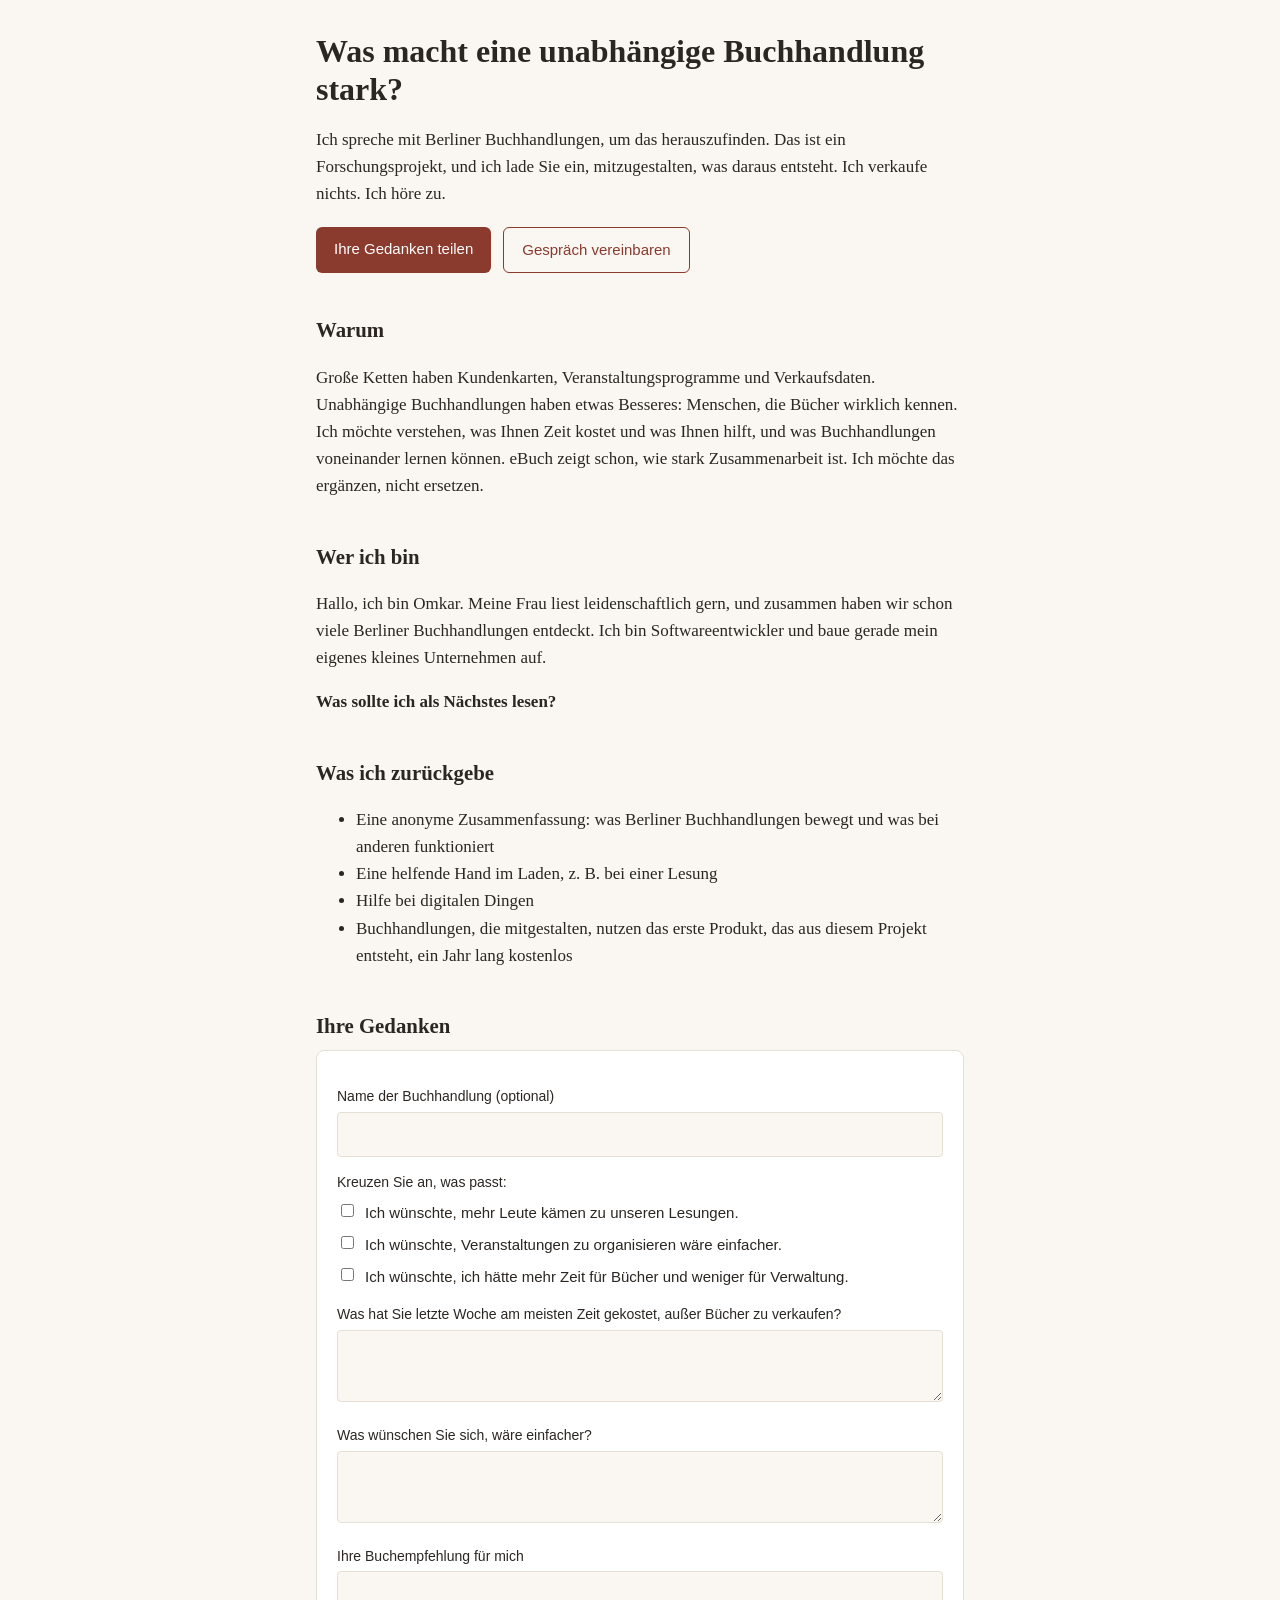
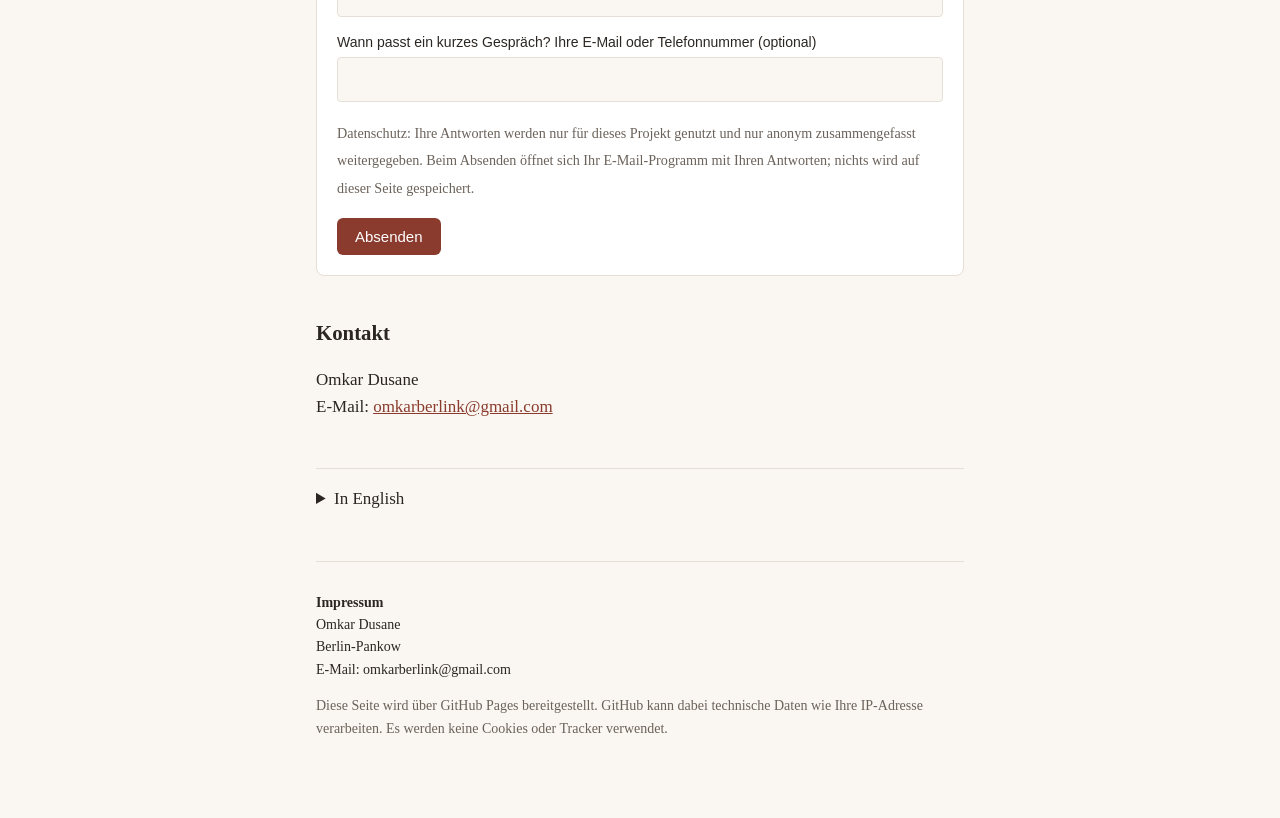
<file: buchhandlungen/index.html>
<!DOCTYPE html>
<html lang="de">
<head>
<meta charset="utf-8">
<meta name="viewport" content="width=device-width, initial-scale=1">
<title>Berliner Buchhandlungen: ein Forschungsprojekt</title>
<meta name="description" content="Was macht eine unabhängige Buchhandlung stark? Ein Forschungsprojekt mit Berliner Buchhandlungen.">
<style>
  :root {
    --bg: #faf7f2; --text: #2b2622; --muted: #6b625a; --accent: #8a3b2e;
    --card: #ffffff; --line: #e6dfd5;
  }
  @media (prefers-color-scheme: dark) {
    :root { --bg: #1d1a17; --text: #ece6de; --muted: #b3a99e; --accent: #e08a74; --card: #26221e; --line: #3a342e; }
  }
  * { box-sizing: border-box; }
  body { margin: 0; background: var(--bg); color: var(--text); font: 17px/1.6 Georgia, "Times New Roman", serif; }
  main { max-width: 680px; margin: 0 auto; padding: 32px 16px 64px; }
  h1 { font-size: 2rem; line-height: 1.2; margin: 0 0 12px; }
  h2 { font-size: 1.3rem; margin: 40px 0 8px; }
  p, li { color: var(--text); }
  .muted, small { color: var(--muted); }
  a { color: var(--accent); }
  .buttons { display: flex; flex-wrap: wrap; gap: 12px; margin: 20px 0; }
  .btn { display: inline-block; padding: 10px 18px; border-radius: 6px; background: var(--accent); color: #fff; text-decoration: none; font-family: Verdana, Geneva, sans-serif; font-size: 15px; border: 0; cursor: pointer; }
  .btn.secondary { background: transparent; color: var(--accent); border: 1px solid var(--accent); }
  form { background: var(--card); border: 1px solid var(--line); border-radius: 8px; padding: 20px; }
  label { display: block; margin: 14px 0 4px; font-family: Verdana, Geneva, sans-serif; font-size: 14px; }
  .check label { display: flex; gap: 8px; align-items: flex-start; font-size: 15px; margin: 8px 0; }
  input[type=text], textarea { width: 100%; padding: 8px; border: 1px solid var(--line); border-radius: 4px; background: var(--bg); color: var(--text); font: inherit; }
  textarea { min-height: 70px; }
  details { margin-top: 48px; border-top: 1px solid var(--line); padding-top: 16px; }
  footer { margin-top: 48px; border-top: 1px solid var(--line); padding-top: 16px; font-size: 14px; }
</style>
</head>
<body>
<main>

<h1>Was macht eine unabhängige Buchhandlung stark?</h1>
<p>Ich spreche mit Berliner Buchhandlungen, um das herauszufinden. Das ist ein Forschungsprojekt, und ich lade Sie ein, mitzugestalten, was daraus entsteht. Ich verkaufe nichts. Ich höre zu.</p>
<div class="buttons">
  <a class="btn" href="#gedanken">Ihre Gedanken teilen</a>
  <a class="btn secondary" id="call-link" href="#kontakt">Gespräch vereinbaren</a>
</div>

<h2>Warum</h2>
<p>Große Ketten haben Kundenkarten, Veranstaltungsprogramme und Verkaufsdaten. Unabhängige Buchhandlungen haben etwas Besseres: Menschen, die Bücher wirklich kennen. Ich möchte verstehen, was Ihnen Zeit kostet und was Ihnen hilft, und was Buchhandlungen voneinander lernen können. eBuch zeigt schon, wie stark Zusammenarbeit ist. Ich möchte das ergänzen, nicht ersetzen.</p>

<h2>Wer ich bin</h2>
<p>Hallo, ich bin Omkar. Meine Frau liest leidenschaftlich gern, und zusammen haben wir schon viele Berliner Buchhandlungen entdeckt. Ich bin Softwareentwickler und baue gerade mein eigenes kleines Unternehmen auf.</p>
<p><strong>Was sollte ich als Nächstes lesen?</strong></p>

<h2>Was ich zurückgebe</h2>
<ul>
  <li>Eine anonyme Zusammenfassung: was Berliner Buchhandlungen bewegt und was bei anderen funktioniert</li>
  <li>Eine helfende Hand im Laden, z. B. bei einer Lesung</li>
  <li>Hilfe bei digitalen Dingen</li>
  <li>Buchhandlungen, die mitgestalten, nutzen das erste Produkt, das aus diesem Projekt entsteht, ein Jahr lang kostenlos</li>
</ul>

<h2 id="gedanken">Ihre Gedanken</h2>
<form id="form">
  <label for="shop">Name der Buchhandlung (optional)</label>
  <input type="text" id="shop" name="Buchhandlung">

  <label>Kreuzen Sie an, was passt:</label>
  <div class="check">
    <label><input type="checkbox" name="pain" value="Ich wünschte, mehr Leute kämen zu unseren Lesungen."> Ich wünschte, mehr Leute kämen zu unseren Lesungen.</label>
    <label><input type="checkbox" name="pain" value="Ich wünschte, Veranstaltungen zu organisieren wäre einfacher."> Ich wünschte, Veranstaltungen zu organisieren wäre einfacher.</label>
    <label><input type="checkbox" name="pain" value="Ich wünschte, ich hätte mehr Zeit für Bücher und weniger für Verwaltung."> Ich wünschte, ich hätte mehr Zeit für Bücher und weniger für Verwaltung.</label>
  </div>

  <label for="q1">Was hat Sie letzte Woche am meisten Zeit gekostet, außer Bücher zu verkaufen?</label>
  <textarea id="q1" name="Zeitfresser"></textarea>

  <label for="q2">Was wünschen Sie sich, wäre einfacher?</label>
  <textarea id="q2" name="Wunsch"></textarea>

  <label for="book">Ihre Buchempfehlung für mich</label>
  <input type="text" id="book" name="Buchempfehlung">

  <label for="when">Wann passt ein kurzes Gespräch? Ihre E-Mail oder Telefonnummer (optional)</label>
  <input type="text" id="when" name="Gespräch">

  <p><small>Datenschutz: Ihre Antworten werden nur für dieses Projekt genutzt und nur anonym zusammengefasst weitergegeben. Beim Absenden öffnet sich Ihr E-Mail-Programm mit Ihren Antworten; nichts wird auf dieser Seite gespeichert.</small></p>
  <button class="btn" type="submit">Absenden</button>
</form>

<h2 id="kontakt">Kontakt</h2>
<p>Omkar Dusane<br>
E-Mail: <a id="email-link" href="#">[E-Mail]</a></p>

<details>
  <summary>In English</summary>
  <p>What makes an independent bookshop strong? I'm talking with Berlin bookshops to find out. This is a research project, and I'm inviting you to help shape what comes out of it. I'm not selling anything; I'm listening. In return: an anonymous summary of what moves Berlin bookshops, a helping hand in the shop, help with digital things, and shops that help shape it get the first product that comes out of this project free for a year. The form above works in English too.</p>
</details>

<footer>
  <p><strong>Impressum</strong><br>
  Omkar Dusane<br>
  Berlin-Pankow<br>
  E-Mail: <span id="email-text">[E-Mail]</span></p>
  <p class="muted">Diese Seite wird über GitHub Pages bereitgestellt. GitHub kann dabei technische Daten wie Ihre IP-Adresse verarbeiten. Es werden keine Cookies oder Tracker verwendet.</p>
</footer>

</main>
<script>
  // Set once; the mailto form and contact links use it.
  const CONTACT_EMAIL = "omkarberlink@gmail.com";

  if (CONTACT_EMAIL) {
    document.getElementById("email-link").href = "mailto:" + CONTACT_EMAIL;
    document.getElementById("email-link").textContent = CONTACT_EMAIL;
    document.getElementById("email-text").textContent = CONTACT_EMAIL;
    document.getElementById("call-link").href = "mailto:" + CONTACT_EMAIL + "?subject=" + encodeURIComponent("Gespräch: Berliner Buchhandlungen");
  }

  document.getElementById("form").addEventListener("submit", function (e) {
    e.preventDefault();
    const f = e.target;
    const pains = [...f.querySelectorAll("input[name=pain]:checked")].map(c => "- " + c.value);
    const lines = [
      "Buchhandlung: " + f.Buchhandlung.value,
      "",
      "Was passt:",
      ...(pains.length ? pains : ["- (nichts angekreuzt)"]),
      "",
      "Was kostet am meisten Zeit: " + f.Zeitfresser.value,
      "Was wäre einfacher: " + f.Wunsch.value,
      "Buchempfehlung: " + f.Buchempfehlung.value,
      "Gespräch: " + f["Gespräch"].value
    ];
    window.location.href = "mailto:" + CONTACT_EMAIL +
      "?subject=" + encodeURIComponent("Meine Gedanken: Berliner Buchhandlungen") +
      "&body=" + encodeURIComponent(lines.join("\n"));
  });
</script>
</body>
</html>
</file>
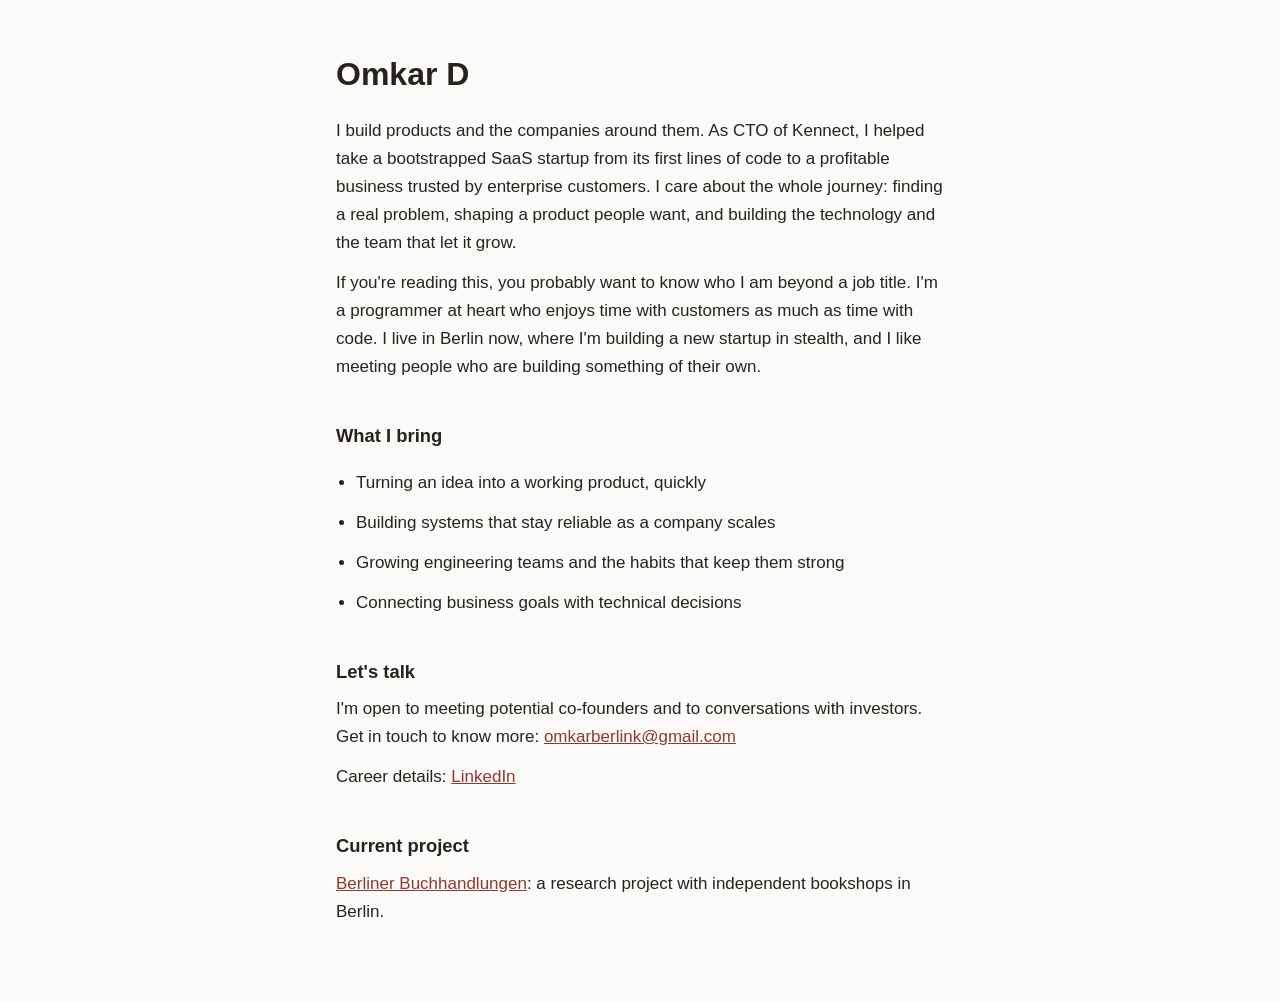
<file: docs/index.html>
<!DOCTYPE html>
<html lang="en">
<head>
<meta charset="utf-8">
<meta name="viewport" content="width=device-width, initial-scale=1">
<title>Omkar D</title>
<meta name="description" content="Omkar D: product builder, ex-CTO at Kennect, building a stealth startup in Berlin.">
<style>
  :root { --bg: #fbfaf8; --text: #26231f; --muted: #6b655e; --accent: #8a3b2e; --line: #e6e1da; }
  @media (prefers-color-scheme: dark) {
    :root { --bg: #1c1a18; --text: #ece7e1; --muted: #b0a89f; --accent: #e08a74; --line: #393430; }
  }
  * { box-sizing: border-box; }
  body { margin: 0; background: var(--bg); color: var(--text); font: 17px/1.65 Verdana, Geneva, Tahoma, sans-serif; }
  main { max-width: 640px; margin: 0 auto; padding: 48px 16px 64px; }
  h1 { font-size: 2rem; margin: 0 0 16px; }
  h2 { font-size: 1.15rem; margin: 40px 0 8px; }
  p, li { margin: 0 0 12px; }
  .muted { color: var(--muted); }
  a { color: var(--accent); }
  ul { padding-left: 20px; }
</style>
</head>
<body>
<main>

<h1>Omkar D</h1>
<p>I build products and the companies around them. As CTO of Kennect, I helped take a bootstrapped SaaS startup from its first lines of code to a profitable business trusted by enterprise customers. I care about the whole journey: finding a real problem, shaping a product people want, and building the technology and the team that let it grow.</p>
<p>If you're reading this, you probably want to know who I am beyond a job title. I'm a programmer at heart who enjoys time with customers as much as time with code. I live in Berlin now, where I'm building a new startup in stealth, and I like meeting people who are building something of their own.</p>

<h2>What I bring</h2>
<ul>
  <li>Turning an idea into a working product, quickly</li>
  <li>Building systems that stay reliable as a company scales</li>
  <li>Growing engineering teams and the habits that keep them strong</li>
  <li>Connecting business goals with technical decisions</li>
</ul>

<h2>Let's talk</h2>
<p>I'm open to meeting potential co-founders and to conversations with investors. Get in touch to know more: <a href="mailto:omkarberlink@gmail.com">omkarberlink@gmail.com</a></p>
<p>Career details: <a href="https://www.linkedin.com/in/omkardusane/">LinkedIn</a></p>

<h2>Current project</h2>
<p><a href="https://omkardusane.github.io/buchhandlungen/">Berliner Buchhandlungen</a>: a research project with independent bookshops in Berlin.</p>

</main>
</body>
</html>
</file>
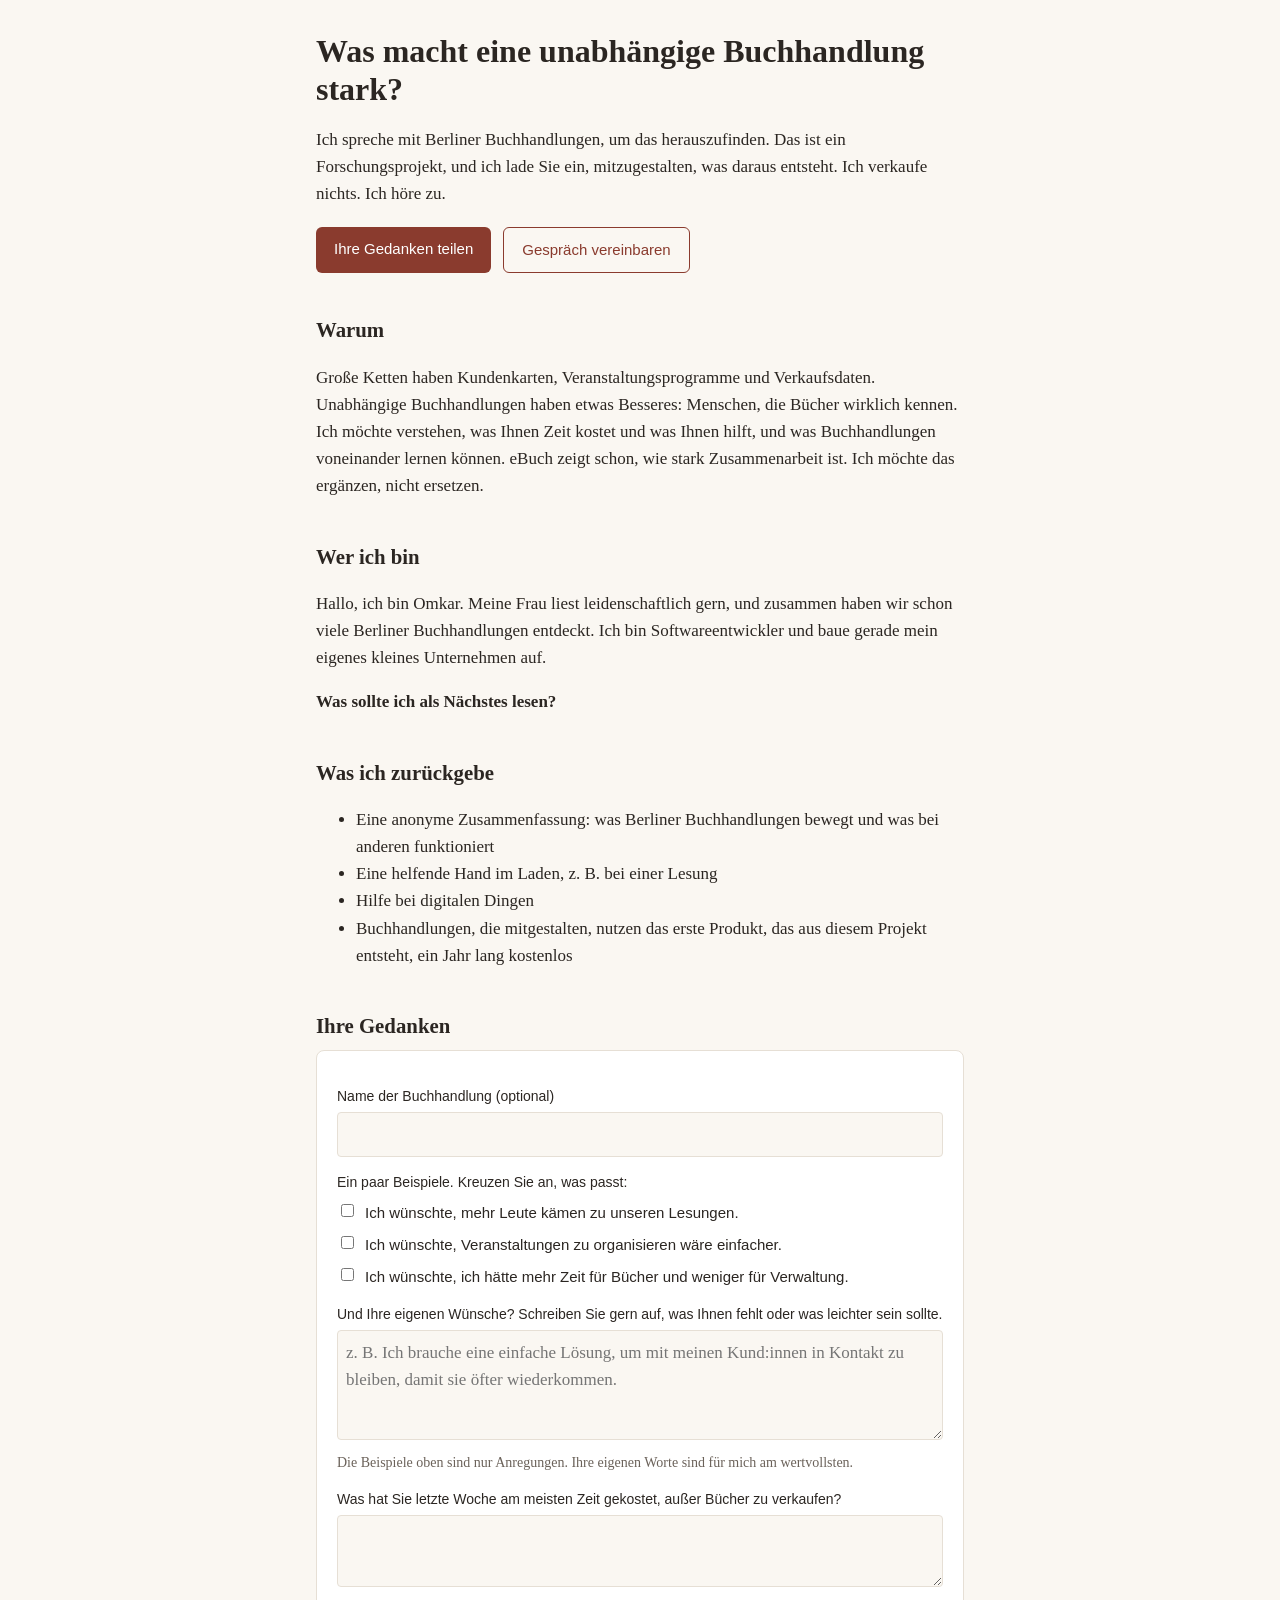
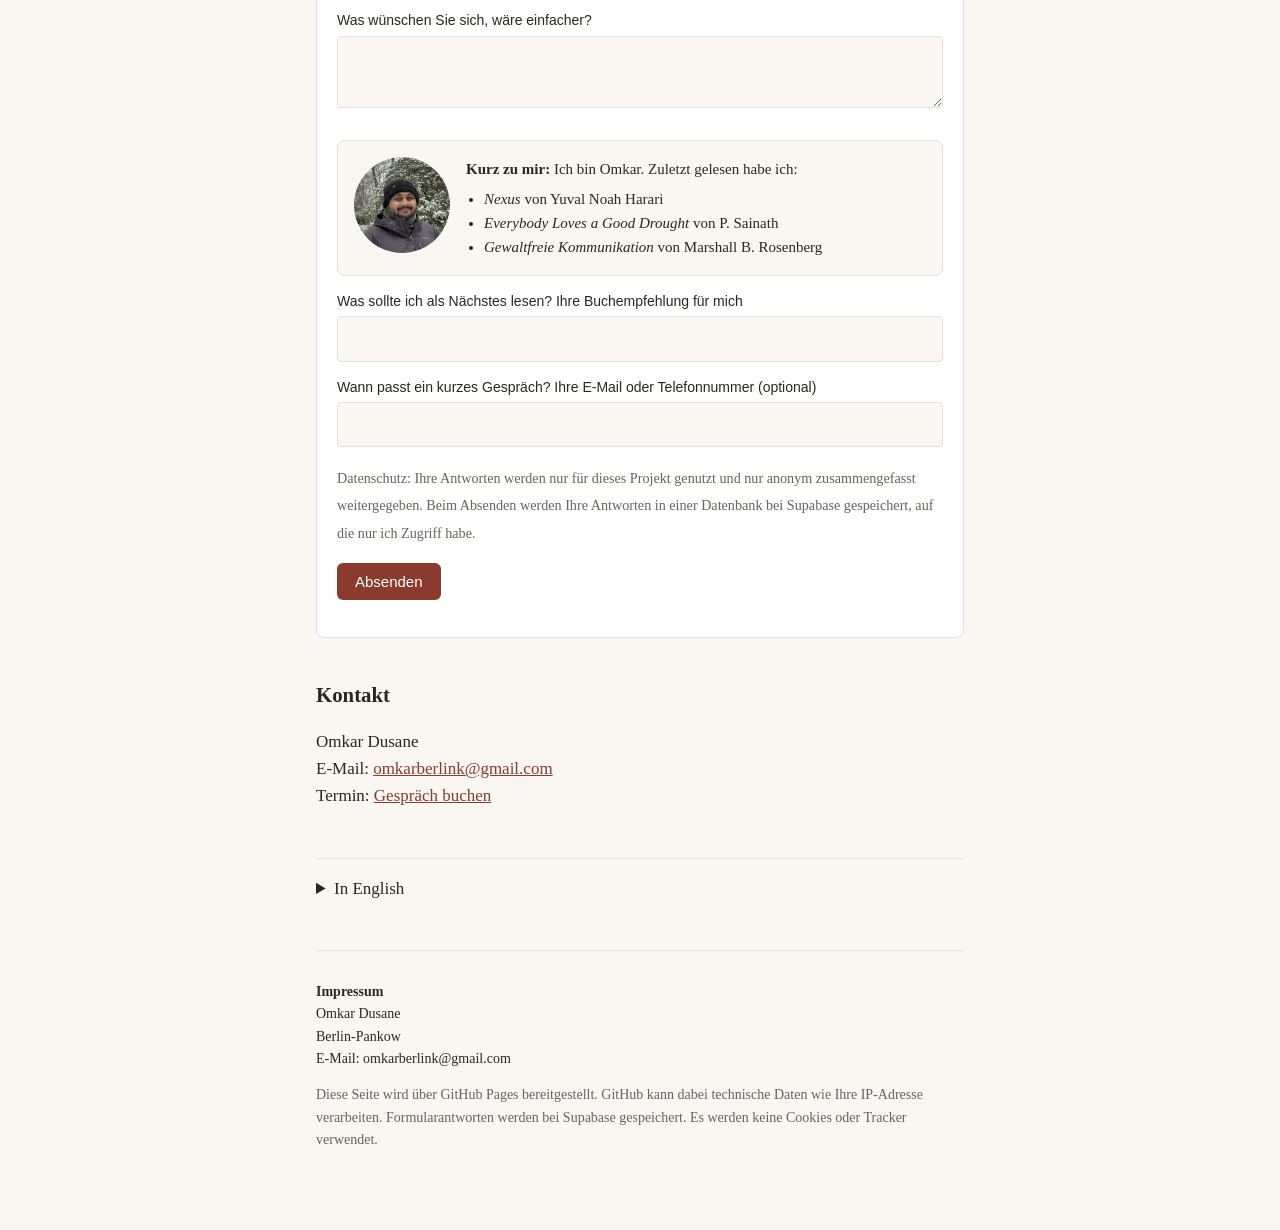
<file: docs/buchhandlungen/index.html>
<!DOCTYPE html>
<html lang="de">
<head>
<meta charset="utf-8">
<meta name="viewport" content="width=device-width, initial-scale=1">
<title>Berliner Buchhandlungen: ein Forschungsprojekt</title>
<meta name="description" content="Was macht eine unabhängige Buchhandlung stark? Ein Forschungsprojekt mit Berliner Buchhandlungen.">
<style>
  :root {
    --bg: #faf7f2; --text: #2b2622; --muted: #6b625a; --accent: #8a3b2e;
    --card: #ffffff; --line: #e6dfd5;
  }
  @media (prefers-color-scheme: dark) {
    :root { --bg: #1d1a17; --text: #ece6de; --muted: #b3a99e; --accent: #e08a74; --card: #26221e; --line: #3a342e; }
  }
  * { box-sizing: border-box; }
  body { margin: 0; background: var(--bg); color: var(--text); font: 17px/1.6 Georgia, "Times New Roman", serif; }
  main { max-width: 680px; margin: 0 auto; padding: 32px 16px 64px; }
  h1 { font-size: 2rem; line-height: 1.2; margin: 0 0 12px; }
  h2 { font-size: 1.3rem; margin: 40px 0 8px; }
  p, li { color: var(--text); }
  .muted, small { color: var(--muted); }
  a { color: var(--accent); }
  .buttons { display: flex; flex-wrap: wrap; gap: 12px; margin: 20px 0; }
  .btn { display: inline-block; padding: 10px 18px; border-radius: 6px; background: var(--accent); color: #fff; text-decoration: none; font-family: Verdana, Geneva, sans-serif; font-size: 15px; border: 0; cursor: pointer; }
  .btn.secondary { background: transparent; color: var(--accent); border: 1px solid var(--accent); }
  form { background: var(--card); border: 1px solid var(--line); border-radius: 8px; padding: 20px; }
  label { display: block; margin: 14px 0 4px; font-family: Verdana, Geneva, sans-serif; font-size: 14px; }
  .hint { font-size: 14px; color: var(--muted); margin: 4px 0 0; }
  .about { display: flex; gap: 16px; align-items: flex-start; margin: 24px 0 8px; padding: 16px; border: 1px solid var(--line); border-radius: 8px; background: var(--bg); }
  .about img { width: 96px; height: 96px; object-fit: cover; border-radius: 50%; flex-shrink: 0; }
  .about p { margin: 0 0 6px; font-size: 15px; }
  .about ul { margin: 0; padding-left: 18px; font-size: 15px; }
  .check label { display: flex; gap: 8px; align-items: flex-start; font-size: 15px; margin: 8px 0; }
  input[type=text], textarea { width: 100%; padding: 8px; border: 1px solid var(--line); border-radius: 4px; background: var(--bg); color: var(--text); font: inherit; }
  textarea { min-height: 70px; }
  details { margin-top: 48px; border-top: 1px solid var(--line); padding-top: 16px; }
  footer { margin-top: 48px; border-top: 1px solid var(--line); padding-top: 16px; font-size: 14px; }
</style>
</head>
<body>
<main>

<h1>Was macht eine unabhängige Buchhandlung stark?</h1>
<p>Ich spreche mit Berliner Buchhandlungen, um das herauszufinden. Das ist ein Forschungsprojekt, und ich lade Sie ein, mitzugestalten, was daraus entsteht. Ich verkaufe nichts. Ich höre zu.</p>
<div class="buttons">
  <a class="btn" href="#gedanken">Ihre Gedanken teilen</a>
  <a class="btn secondary" href="https://cal.com/omkar-d/30min?overlayCalendar=true" target="_blank" rel="noopener">Gespräch vereinbaren</a>
</div>

<h2>Warum</h2>
<p>Große Ketten haben Kundenkarten, Veranstaltungsprogramme und Verkaufsdaten. Unabhängige Buchhandlungen haben etwas Besseres: Menschen, die Bücher wirklich kennen. Ich möchte verstehen, was Ihnen Zeit kostet und was Ihnen hilft, und was Buchhandlungen voneinander lernen können. eBuch zeigt schon, wie stark Zusammenarbeit ist. Ich möchte das ergänzen, nicht ersetzen.</p>

<h2>Wer ich bin</h2>
<p>Hallo, ich bin Omkar. Meine Frau liest leidenschaftlich gern, und zusammen haben wir schon viele Berliner Buchhandlungen entdeckt. Ich bin Softwareentwickler und baue gerade mein eigenes kleines Unternehmen auf.</p>
<p><strong>Was sollte ich als Nächstes lesen?</strong></p>

<h2>Was ich zurückgebe</h2>
<ul>
  <li>Eine anonyme Zusammenfassung: was Berliner Buchhandlungen bewegt und was bei anderen funktioniert</li>
  <li>Eine helfende Hand im Laden, z. B. bei einer Lesung</li>
  <li>Hilfe bei digitalen Dingen</li>
  <li>Buchhandlungen, die mitgestalten, nutzen das erste Produkt, das aus diesem Projekt entsteht, ein Jahr lang kostenlos</li>
</ul>

<h2 id="gedanken">Ihre Gedanken</h2>
<form id="form">
  <label for="shop">Name der Buchhandlung (optional)</label>
  <input type="text" id="shop" name="Buchhandlung">

  <label>Ein paar Beispiele. Kreuzen Sie an, was passt:</label>
  <div class="check">
    <label><input type="checkbox" name="pain" value="Ich wünschte, mehr Leute kämen zu unseren Lesungen."> Ich wünschte, mehr Leute kämen zu unseren Lesungen.</label>
    <label><input type="checkbox" name="pain" value="Ich wünschte, Veranstaltungen zu organisieren wäre einfacher."> Ich wünschte, Veranstaltungen zu organisieren wäre einfacher.</label>
    <label><input type="checkbox" name="pain" value="Ich wünschte, ich hätte mehr Zeit für Bücher und weniger für Verwaltung."> Ich wünschte, ich hätte mehr Zeit für Bücher und weniger für Verwaltung.</label>
  </div>

  <label for="wishes">Und Ihre eigenen Wünsche? Schreiben Sie gern auf, was Ihnen fehlt oder was leichter sein sollte.</label>
  <textarea id="wishes" name="Eigene Wünsche" style="min-height:110px" placeholder="z. B. Ich brauche eine einfache Lösung, um mit meinen Kund:innen in Kontakt zu bleiben, damit sie öfter wiederkommen."></textarea>
  <p class="hint">Die Beispiele oben sind nur Anregungen. Ihre eigenen Worte sind für mich am wertvollsten.</p>

  <label for="q1">Was hat Sie letzte Woche am meisten Zeit gekostet, außer Bücher zu verkaufen?</label>
  <textarea id="q1" name="Zeitfresser"></textarea>

  <label for="q2">Was wünschen Sie sich, wäre einfacher?</label>
  <textarea id="q2" name="Wunsch"></textarea>

  <div class="about">
    <img src="../assets/omkar.jpg" alt="Foto von Omkar" onerror="this.remove()">
    <div>
      <p><strong>Kurz zu mir:</strong> Ich bin Omkar. Zuletzt gelesen habe ich:</p>
      <ul>
        <li><em>Nexus</em> von Yuval Noah Harari</li>
        <li><em>Everybody Loves a Good Drought</em> von P. Sainath</li>
        <li><em>Gewaltfreie Kommunikation</em> von Marshall B. Rosenberg</li>
      </ul>
    </div>
  </div>

  <label for="book">Was sollte ich als Nächstes lesen? Ihre Buchempfehlung für mich</label>
  <input type="text" id="book" name="Buchempfehlung">

  <label for="when">Wann passt ein kurzes Gespräch? Ihre E-Mail oder Telefonnummer (optional)</label>
  <input type="text" id="when" name="Gespräch">

  <div aria-hidden="true" style="position:absolute;left:-9999px">
    <label for="website">Website</label>
    <input type="text" id="website" name="website" tabindex="-1" autocomplete="off">
  </div>

  <p><small>Datenschutz: Ihre Antworten werden nur für dieses Projekt genutzt und nur anonym zusammengefasst weitergegeben. Beim Absenden werden Ihre Antworten in einer Datenbank bei Supabase gespeichert, auf die nur ich Zugriff habe.</small></p>
  <button class="btn" type="submit" id="submit">Absenden</button>
  <p id="form-status" role="status"></p>
</form>

<h2 id="kontakt">Kontakt</h2>
<p>Omkar Dusane<br>
E-Mail: <a id="email-link" href="#">[E-Mail]</a><br>
Termin: <a href="https://cal.com/omkar-d/30min?overlayCalendar=true" target="_blank" rel="noopener">Gespräch buchen</a></p>

<details>
  <summary>In English</summary>
  <p>What makes an independent bookshop strong? I'm talking with Berlin bookshops to find out. This is a research project, and I'm inviting you to help shape what comes out of it. I'm not selling anything; I'm listening. In return: an anonymous summary of what moves Berlin bookshops, a helping hand in the shop, help with digital things, and shops that help shape it get the first product that comes out of this project free for a year. The form above works in English too.</p>
</details>

<footer>
  <p><strong>Impressum</strong><br>
  Omkar Dusane<br>
  Berlin-Pankow<br>
  E-Mail: <span id="email-text">[E-Mail]</span></p>
  <p class="muted">Diese Seite wird über GitHub Pages bereitgestellt. GitHub kann dabei technische Daten wie Ihre IP-Adresse verarbeiten. Formularantworten werden bei Supabase gespeichert. Es werden keine Cookies oder Tracker verwendet.</p>
</footer>

</main>
<script>
  // Set once; the mailto form and contact links use it.
  const CONTACT_EMAIL = "omkarberlink@gmail.com";

  if (CONTACT_EMAIL) {
    document.getElementById("email-link").href = "mailto:" + CONTACT_EMAIL;
    document.getElementById("email-link").textContent = CONTACT_EMAIL;
    document.getElementById("email-text").textContent = CONTACT_EMAIL;
  }

  // Public publishable key: safe in the page. Row level security only allows inserts.
  const SUPABASE_URL = "https://vrrhptkcbjmbkjeqxbdv.supabase.co";
  const SUPABASE_KEY = "sb_publishable_NLL2A6HyNltRwSsk0dlFgA_2Qabld-q";

  document.getElementById("form").addEventListener("submit", async function (e) {
    e.preventDefault();
    const f = e.target;
    const status = document.getElementById("form-status");
    const button = document.getElementById("submit");

    // Honeypot: real visitors never see or fill this field.
    if (f.website.value) {
      status.textContent = "Danke! Ihre Antworten sind angekommen.";
      f.reset();
      return;
    }

    // Every named field goes into answers, so new form fields need no database change.
    const answers = {};
    for (const el of f.elements) {
      if (!el.name || el.name === "website") continue;
      if (el.type === "checkbox") {
        answers[el.name] = answers[el.name] || [];
        if (el.checked) answers[el.name].push(el.value);
      } else if (el.value.trim()) {
        answers[el.name] = el.value.trim();
      }
    }
    const row = { form: "bookshops-v1", answers };

    button.disabled = true;
    status.textContent = "Wird gesendet …";
    try {
      const res = await fetch(SUPABASE_URL + "/rest/v1/bookshop_responses", {
        method: "POST",
        headers: { "apikey": SUPABASE_KEY, "Content-Type": "application/json", "Prefer": "return=minimal" },
        body: JSON.stringify(row)
      });
      if (!res.ok) throw new Error(res.status);
      status.textContent = "Danke! Ihre Antworten sind angekommen.";
      f.reset();
    } catch (err) {
      status.innerHTML = 'Das hat leider nicht geklappt. Schreiben Sie mir gern direkt: <a href="mailto:' + CONTACT_EMAIL + '">' + CONTACT_EMAIL + '</a>';
    } finally {
      button.disabled = false;
    }
  });
</script>
</body>
</html>
</file>
